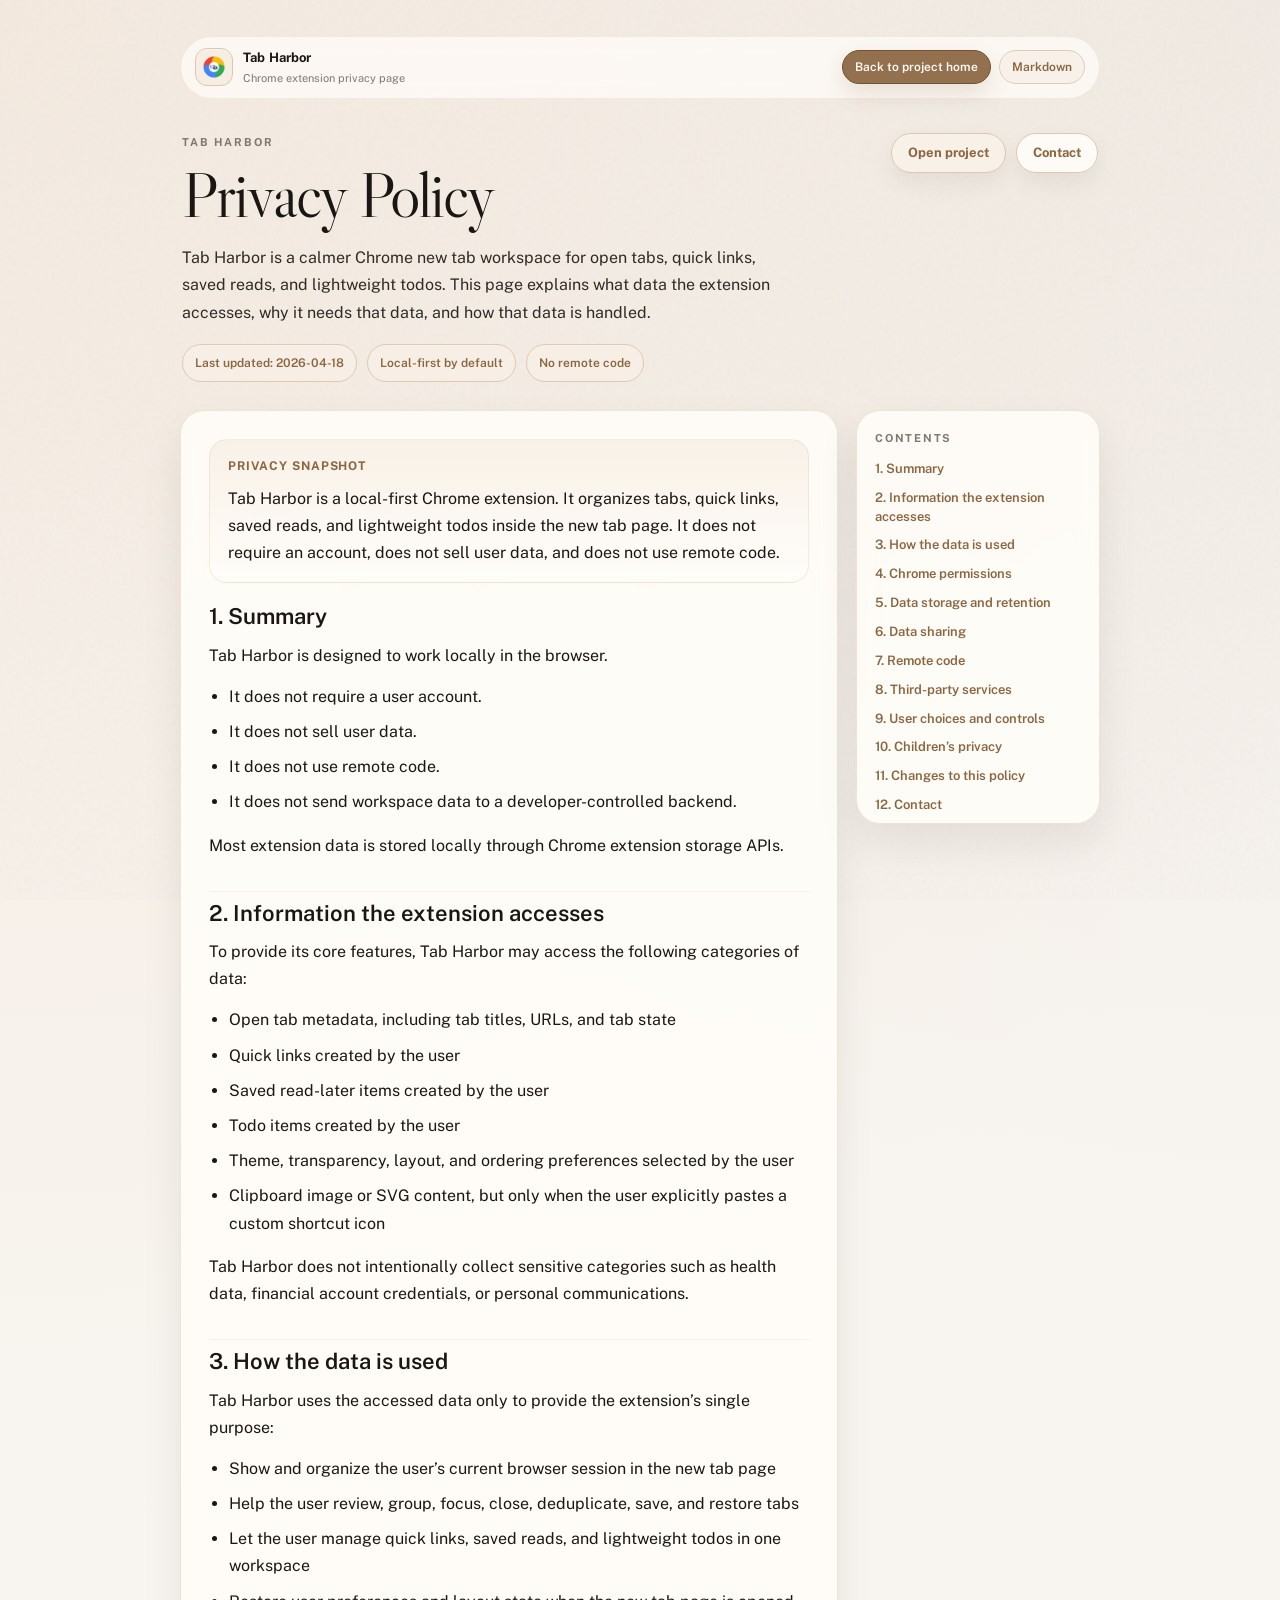
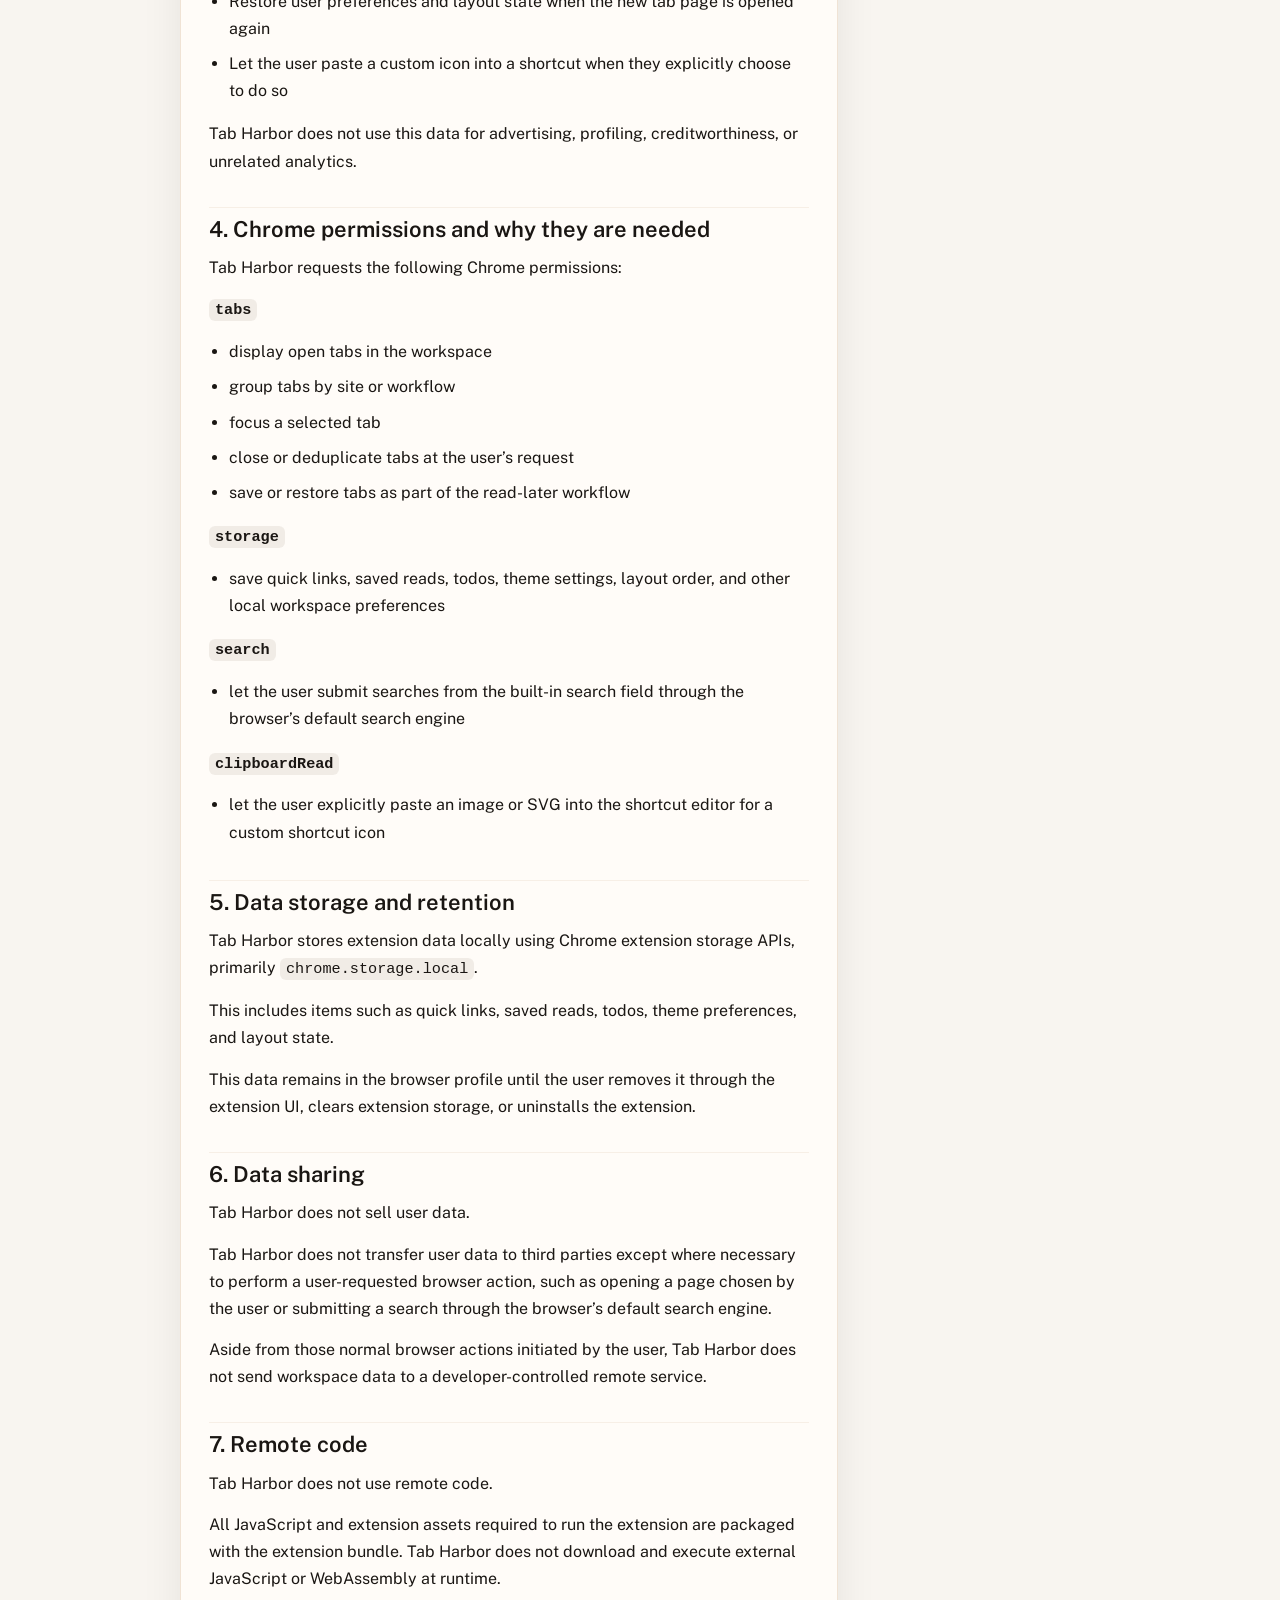
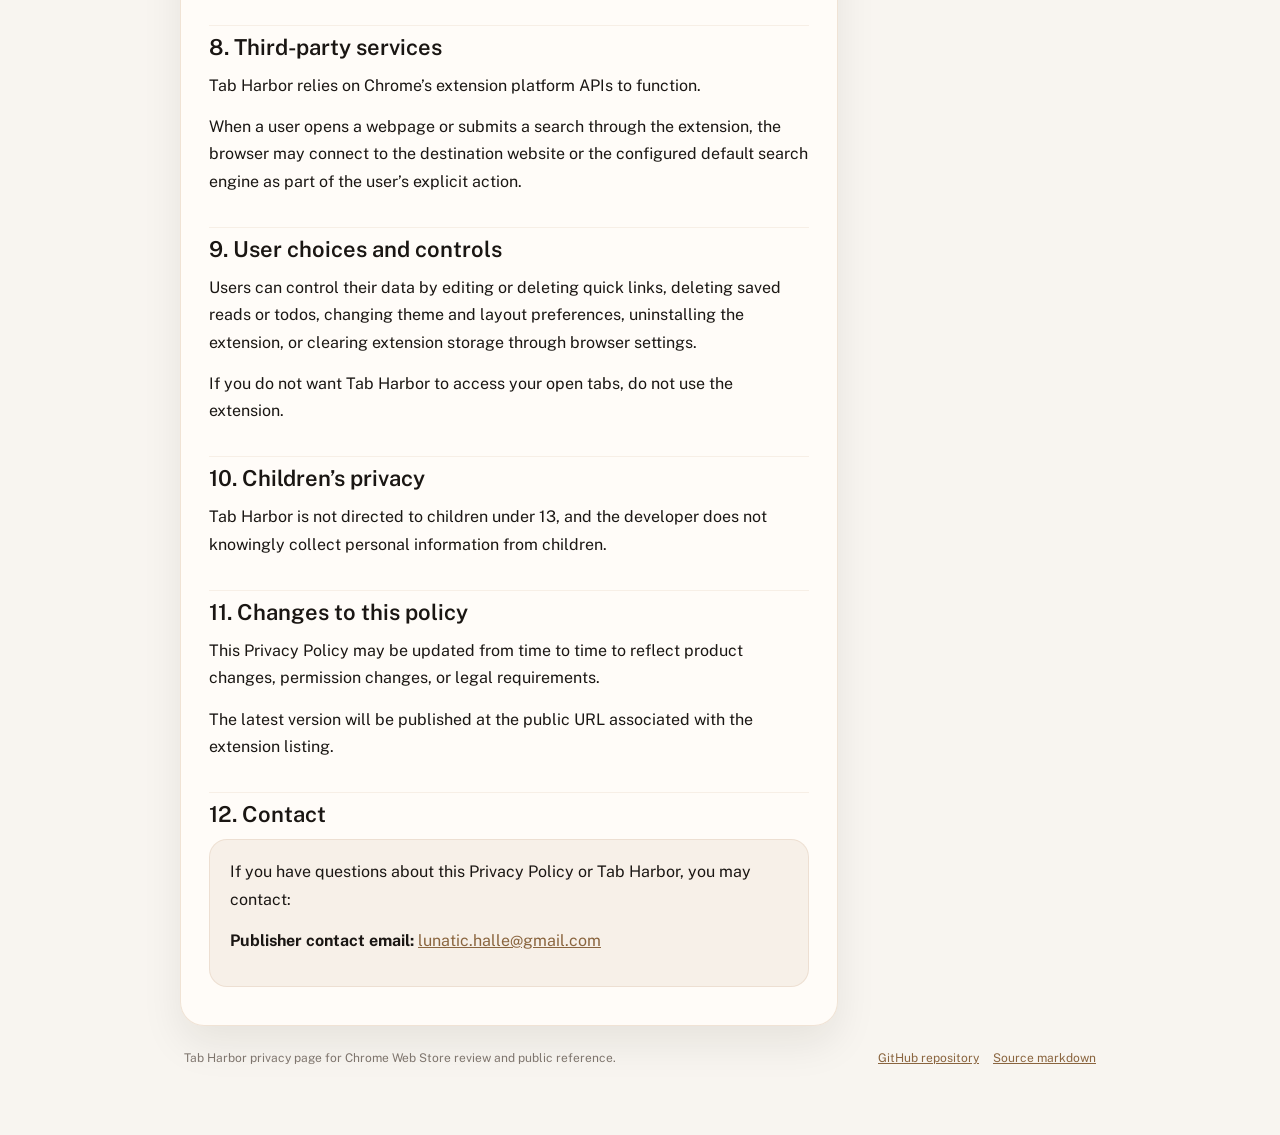
<file: privacy.html>
<!DOCTYPE html>
<html lang="en">
<head>
  <meta charset="UTF-8">
  <meta name="viewport" content="width=device-width, initial-scale=1.0">
  <title>Tab Harbor Privacy Policy</title>
  <meta name="description" content="Privacy Policy for Tab Harbor, a calmer Chrome new tab workspace for tabs, quick links, saved reads, and lightweight todos.">
  <link rel="preconnect" href="https://fonts.googleapis.com">
  <link rel="preconnect" href="https://fonts.gstatic.com" crossorigin>
  <link href="https://fonts.googleapis.com/css2?family=Libre+Caslon+Display&family=Public+Sans:wght@400;500;600;700&display=swap" rel="stylesheet">
  <style>
    :root {
      --ink: #1a1613;
      --paper: #f8f5f0;
      --card: #fffdf9;
      --warm-gray: #e8e2da;
      --muted: #80776f;
      --accent: #8a653f;
      --accent-soft: #f2e7db;
      --accent-border: #d4b396;
      --shadow: 0 18px 42px rgba(26, 22, 19, 0.08);
      --line: rgba(212, 179, 150, 0.24);
    }

    * {
      box-sizing: border-box;
    }

    body {
      margin: 0;
      font-family: "Public Sans", sans-serif;
      color: var(--ink);
      background:
        radial-gradient(circle at top left, rgba(242, 231, 219, 0.8), transparent 34%),
        radial-gradient(circle at top right, rgba(232, 226, 218, 0.55), transparent 28%),
        var(--paper);
      line-height: 1.7;
    }

    body::before {
      content: "";
      position: fixed;
      inset: 0;
      pointer-events: none;
      opacity: 0.04;
      background-image: url("data:image/svg+xml,%3Csvg viewBox='0 0 256 256' xmlns='http://www.w3.org/2000/svg'%3E%3Cfilter id='noise'%3E%3CfeTurbulence type='fractalNoise' baseFrequency='0.85' numOctaves='4' stitchTiles='stitch'/%3E%3C/filter%3E%3Crect width='100%25' height='100%25' filter='url(%23noise)'/%3E%3C/svg%3E");
    }

    .page {
      width: min(920px, calc(100vw - 32px));
      margin: 0 auto;
      padding: 36px 0 72px;
      position: relative;
      z-index: 1;
    }

    .topbar {
      display: flex;
      align-items: center;
      justify-content: space-between;
      gap: 16px;
      margin-bottom: 28px;
      padding: 10px 14px;
      border: 1px solid var(--line);
      border-radius: 999px;
      background: rgba(255, 253, 249, 0.72);
      backdrop-filter: blur(10px);
    }

    .brandmark {
      display: inline-flex;
      align-items: center;
      gap: 10px;
      min-width: 0;
      color: var(--ink);
      text-decoration: none;
    }

    .brandmark-badge {
      width: 38px;
      height: 38px;
      border-radius: 12px;
      background: color-mix(in srgb, var(--accent-soft) 72%, var(--card) 28%);
      border: 1px solid color-mix(in srgb, var(--accent-border) 74%, var(--card) 26%);
      display: inline-flex;
      align-items: center;
      justify-content: center;
      box-shadow: inset 0 1px 0 rgba(255, 255, 255, 0.5);
      flex-shrink: 0;
      overflow: hidden;
    }

    .brandmark-badge img {
      width: 24px;
      height: 24px;
      display: block;
    }

    .brandmark-text {
      display: flex;
      flex-direction: column;
      min-width: 0;
    }

    .brandmark-title {
      font-size: 13px;
      font-weight: 700;
      letter-spacing: 0.01em;
    }

    .brandmark-meta {
      font-size: 11px;
      color: var(--muted);
    }

    .topbar-links {
      display: flex;
      flex-wrap: wrap;
      gap: 8px;
      justify-content: flex-end;
    }

    .topbar-link {
      display: inline-flex;
      align-items: center;
      justify-content: center;
      min-height: 34px;
      padding: 0 12px;
      border-radius: 999px;
      border: 1px solid color-mix(in srgb, var(--accent-border) 68%, var(--card) 32%);
      background: color-mix(in srgb, var(--accent-soft) 54%, var(--card) 46%);
      color: var(--accent);
      text-decoration: none;
      font-size: 12px;
      font-weight: 600;
    }

    .topbar-link.is-primary {
      background: color-mix(in srgb, var(--accent) 92%, var(--card) 8%);
      border-color: color-mix(in srgb, var(--accent) 78%, var(--ink) 22%);
      color: #fffaf5;
      box-shadow: 0 10px 22px color-mix(in srgb, var(--accent) 16%, transparent);
    }

    .topbar-link.is-primary:hover,
    .topbar-link.is-primary:focus-visible {
      background: color-mix(in srgb, var(--accent) 84%, var(--ink) 16%);
      text-decoration: none;
    }

    .hero {
      padding: 6px 2px 28px;
      display: grid;
      grid-template-columns: minmax(0, 1fr) auto;
      gap: 18px;
      align-items: end;
    }

    .eyebrow {
      margin: 0 0 14px;
      font-size: 11px;
      letter-spacing: 0.18em;
      text-transform: uppercase;
      color: var(--muted);
      font-weight: 700;
    }

    h1 {
      margin: 0;
      font-family: "Libre Caslon Display", serif;
      font-size: clamp(42px, 7vw, 64px);
      line-height: 0.95;
      font-weight: 400;
      letter-spacing: -0.03em;
    }

    .subtitle {
      margin: 18px 0 0;
      max-width: 60ch;
      font-size: 16px;
      color: color-mix(in srgb, var(--ink) 78%, var(--muted) 22%);
    }

    .hero-actions {
      display: flex;
      flex-wrap: wrap;
      justify-content: flex-end;
      gap: 10px;
      align-self: start;
    }

    .hero-button {
      display: inline-flex;
      align-items: center;
      justify-content: center;
      min-height: 40px;
      padding: 0 16px;
      border-radius: 999px;
      border: 1px solid color-mix(in srgb, var(--accent-border) 74%, var(--card) 26%);
      background: rgba(255, 253, 249, 0.88);
      color: var(--accent);
      font-size: 13px;
      font-weight: 700;
      text-decoration: none;
      box-shadow: 0 10px 24px rgba(26, 22, 19, 0.06);
    }

    .hero-button.is-primary {
      background: color-mix(in srgb, var(--accent-soft) 56%, var(--card) 44%);
    }

    .hero-button:hover,
    .hero-button:focus-visible {
      text-decoration: none;
      background: color-mix(in srgb, var(--accent-soft) 68%, var(--card) 32%);
      transform: translateY(-1px);
    }

    .meta {
      display: flex;
      flex-wrap: wrap;
      gap: 10px;
      margin-top: 18px;
    }

    .meta-chip {
      padding: 8px 12px;
      border-radius: 999px;
      border: 1px solid color-mix(in srgb, var(--accent-border) 72%, var(--card) 28%);
      background: color-mix(in srgb, var(--accent-soft) 62%, var(--card) 38%);
      color: var(--accent);
      font-size: 12px;
      font-weight: 600;
    }

    .layout {
      display: grid;
      grid-template-columns: minmax(0, 1fr) 244px;
      gap: 18px;
      align-items: start;
    }

    .card {
      background: rgba(255, 253, 249, 0.9);
      border: 1px solid rgba(212, 179, 150, 0.35);
      border-radius: 24px;
      box-shadow: var(--shadow);
      padding: 28px 28px 12px;
      backdrop-filter: blur(10px);
    }

    .toc-card {
      position: sticky;
      top: 18px;
      padding: 18px 18px 8px;
    }

    .toc-title {
      margin: 0 0 12px;
      font-size: 11px;
      letter-spacing: 0.16em;
      text-transform: uppercase;
      color: var(--muted);
      font-weight: 700;
    }

    .toc {
      display: grid;
      gap: 10px;
    }

    .toc a {
      color: var(--accent);
      text-decoration: none;
      font-size: 13px;
      font-weight: 600;
      line-height: 1.45;
    }

    .toc a:hover,
    .toc a:focus-visible {
      text-decoration: underline;
      text-underline-offset: 3px;
    }

    section {
      padding-bottom: 18px;
      margin-bottom: 8px;
      border-bottom: 1px solid rgba(212, 179, 150, 0.18);
    }

    section:last-of-type {
      border-bottom: none;
    }

    h2 {
      margin: 0 0 12px;
      font-size: 22px;
      line-height: 1.2;
      font-weight: 600;
      color: var(--ink);
    }

    .legal-note {
      margin: 0 0 20px;
      padding: 16px 18px;
      border-radius: 18px;
      border: 1px solid rgba(212, 179, 150, 0.24);
      background: linear-gradient(180deg, rgba(242, 231, 219, 0.54), rgba(255, 253, 249, 0.78));
    }

    .legal-note-title {
      margin: 0 0 8px;
      font-size: 12px;
      font-weight: 700;
      letter-spacing: 0.08em;
      text-transform: uppercase;
      color: var(--accent);
    }

    .legal-note p:last-child {
      margin-bottom: 0;
    }

    p {
      margin: 0 0 14px;
    }

    ul {
      margin: 0 0 16px;
      padding-left: 20px;
    }

    li {
      margin-bottom: 8px;
    }

    code {
      font-family: ui-monospace, SFMono-Regular, Menlo, monospace;
      font-size: 0.95em;
      background: rgba(232, 226, 218, 0.6);
      padding: 2px 6px;
      border-radius: 6px;
    }

    .contact {
      margin-top: 10px;
      padding: 18px 20px;
      border-radius: 18px;
      background: color-mix(in srgb, var(--accent-soft) 58%, var(--card) 42%);
      border: 1px solid rgba(212, 179, 150, 0.28);
    }

    .footer {
      display: flex;
      flex-wrap: wrap;
      align-items: center;
      justify-content: space-between;
      gap: 12px 18px;
      margin-top: 22px;
      padding: 0 4px;
      color: var(--muted);
      font-size: 12px;
    }

    .footer-links {
      display: flex;
      flex-wrap: wrap;
      gap: 10px 14px;
    }

    a {
      color: var(--accent);
    }

    a:hover,
    a:focus-visible {
      text-underline-offset: 3px;
    }

    @media (max-width: 900px) {
      .hero {
        grid-template-columns: 1fr;
      }

      .hero-actions {
        justify-content: flex-start;
      }

      .layout {
        grid-template-columns: 1fr;
      }

      .toc-card {
        position: static;
        order: -1;
      }

      .toc {
        grid-template-columns: repeat(auto-fit, minmax(220px, 1fr));
        gap: 10px 16px;
      }
    }

    @media (max-width: 720px) {
      .page {
        width: min(100vw - 24px, 920px);
        padding: 22px 0 42px;
      }

      .card {
        padding: 22px 20px 8px;
        border-radius: 20px;
      }

      .subtitle {
        font-size: 15px;
      }

      .topbar {
        border-radius: 18px;
        padding: 12px;
        align-items: flex-start;
        flex-direction: column;
      }

      .topbar-links {
        justify-content: flex-start;
      }
    }
  </style>
</head>
<body>
  <main class="page">
    <div class="topbar">
      <a class="brandmark" href="https://github.com/V-IOLE-T/tab-harbor" target="_blank" rel="noreferrer">
        <span class="brandmark-badge" aria-hidden="true">
          <img src="extension/icons/icon128.png" alt="">
        </span>
        <span class="brandmark-text">
          <span class="brandmark-title">Tab Harbor</span>
          <span class="brandmark-meta">Chrome extension privacy page</span>
        </span>
      </a>
      <div class="topbar-links">
        <a class="topbar-link is-primary" href="https://github.com/V-IOLE-T/tab-harbor" target="_blank" rel="noreferrer">Back to project home</a>
        <a class="topbar-link" href="https://github.com/V-IOLE-T/tab-harbor/blob/main/PRIVACY.md" target="_blank" rel="noreferrer">Markdown</a>
      </div>
    </div>

    <header class="hero">
      <div>
        <p class="eyebrow">Tab Harbor</p>
        <h1>Privacy Policy</h1>
        <p class="subtitle">
          Tab Harbor is a calmer Chrome new tab workspace for open tabs, quick links, saved reads, and lightweight todos.
          This page explains what data the extension accesses, why it needs that data, and how that data is handled.
        </p>
        <div class="meta">
          <span class="meta-chip">Last updated: 2026-04-18</span>
          <span class="meta-chip">Local-first by default</span>
          <span class="meta-chip">No remote code</span>
        </div>
      </div>
      <div class="hero-actions">
        <a class="hero-button is-primary" href="https://github.com/V-IOLE-T/tab-harbor" target="_blank" rel="noreferrer">Open project</a>
        <a class="hero-button" href="#contact">Contact</a>
      </div>
    </header>

    <div class="layout">
      <article class="card">
        <div class="legal-note">
          <p class="legal-note-title">Privacy Snapshot</p>
          <p>Tab Harbor is a local-first Chrome extension. It organizes tabs, quick links, saved reads, and lightweight todos inside the new tab page. It does not require an account, does not sell user data, and does not use remote code.</p>
        </div>

        <section id="summary">
          <h2>1. Summary</h2>
          <p>Tab Harbor is designed to work locally in the browser.</p>
          <ul>
            <li>It does not require a user account.</li>
            <li>It does not sell user data.</li>
            <li>It does not use remote code.</li>
            <li>It does not send workspace data to a developer-controlled backend.</li>
          </ul>
          <p>Most extension data is stored locally through Chrome extension storage APIs.</p>
        </section>

        <section id="data-accessed">
          <h2>2. Information the extension accesses</h2>
          <p>To provide its core features, Tab Harbor may access the following categories of data:</p>
          <ul>
            <li>Open tab metadata, including tab titles, URLs, and tab state</li>
            <li>Quick links created by the user</li>
            <li>Saved read-later items created by the user</li>
            <li>Todo items created by the user</li>
            <li>Theme, transparency, layout, and ordering preferences selected by the user</li>
            <li>Clipboard image or SVG content, but only when the user explicitly pastes a custom shortcut icon</li>
          </ul>
          <p>Tab Harbor does not intentionally collect sensitive categories such as health data, financial account credentials, or personal communications.</p>
        </section>

        <section id="data-use">
          <h2>3. How the data is used</h2>
          <p>Tab Harbor uses the accessed data only to provide the extension’s single purpose:</p>
          <ul>
            <li>Show and organize the user’s current browser session in the new tab page</li>
            <li>Help the user review, group, focus, close, deduplicate, save, and restore tabs</li>
            <li>Let the user manage quick links, saved reads, and lightweight todos in one workspace</li>
            <li>Restore user preferences and layout state when the new tab page is opened again</li>
            <li>Let the user paste a custom icon into a shortcut when they explicitly choose to do so</li>
          </ul>
          <p>Tab Harbor does not use this data for advertising, profiling, creditworthiness, or unrelated analytics.</p>
        </section>

        <section id="permissions">
          <h2>4. Chrome permissions and why they are needed</h2>
          <p>Tab Harbor requests the following Chrome permissions:</p>
          <p><strong><code>tabs</code></strong></p>
          <ul>
            <li>display open tabs in the workspace</li>
            <li>group tabs by site or workflow</li>
            <li>focus a selected tab</li>
            <li>close or deduplicate tabs at the user’s request</li>
            <li>save or restore tabs as part of the read-later workflow</li>
          </ul>
          <p><strong><code>storage</code></strong></p>
          <ul>
            <li>save quick links, saved reads, todos, theme settings, layout order, and other local workspace preferences</li>
          </ul>
          <p><strong><code>search</code></strong></p>
          <ul>
            <li>let the user submit searches from the built-in search field through the browser’s default search engine</li>
          </ul>
          <p><strong><code>clipboardRead</code></strong></p>
          <ul>
            <li>let the user explicitly paste an image or SVG into the shortcut editor for a custom shortcut icon</li>
          </ul>
        </section>

        <section id="storage">
          <h2>5. Data storage and retention</h2>
          <p>Tab Harbor stores extension data locally using Chrome extension storage APIs, primarily <code>chrome.storage.local</code>.</p>
          <p>This includes items such as quick links, saved reads, todos, theme preferences, and layout state.</p>
          <p>This data remains in the browser profile until the user removes it through the extension UI, clears extension storage, or uninstalls the extension.</p>
        </section>

        <section id="sharing">
          <h2>6. Data sharing</h2>
          <p>Tab Harbor does not sell user data.</p>
          <p>Tab Harbor does not transfer user data to third parties except where necessary to perform a user-requested browser action, such as opening a page chosen by the user or submitting a search through the browser’s default search engine.</p>
          <p>Aside from those normal browser actions initiated by the user, Tab Harbor does not send workspace data to a developer-controlled remote service.</p>
        </section>

        <section id="remote-code">
          <h2>7. Remote code</h2>
          <p>Tab Harbor does not use remote code.</p>
          <p>All JavaScript and extension assets required to run the extension are packaged with the extension bundle. Tab Harbor does not download and execute external JavaScript or WebAssembly at runtime.</p>
        </section>

        <section id="third-party">
          <h2>8. Third-party services</h2>
          <p>Tab Harbor relies on Chrome’s extension platform APIs to function.</p>
          <p>When a user opens a webpage or submits a search through the extension, the browser may connect to the destination website or the configured default search engine as part of the user’s explicit action.</p>
        </section>

        <section id="choices">
          <h2>9. User choices and controls</h2>
          <p>Users can control their data by editing or deleting quick links, deleting saved reads or todos, changing theme and layout preferences, uninstalling the extension, or clearing extension storage through browser settings.</p>
          <p>If you do not want Tab Harbor to access your open tabs, do not use the extension.</p>
        </section>

        <section id="children">
          <h2>10. Children’s privacy</h2>
          <p>Tab Harbor is not directed to children under 13, and the developer does not knowingly collect personal information from children.</p>
        </section>

        <section id="changes">
          <h2>11. Changes to this policy</h2>
          <p>This Privacy Policy may be updated from time to time to reflect product changes, permission changes, or legal requirements.</p>
          <p>The latest version will be published at the public URL associated with the extension listing.</p>
        </section>

        <section id="contact">
          <h2>12. Contact</h2>
          <div class="contact">
            <p>If you have questions about this Privacy Policy or Tab Harbor, you may contact:</p>
            <p><strong>Publisher contact email:</strong> <a href="mailto:lunatic.halle@gmail.com">lunatic.halle@gmail.com</a></p>
          </div>
        </section>
      </article>

      <aside class="card toc-card">
        <p class="toc-title">Contents</p>
        <nav class="toc" aria-label="Table of contents">
          <a href="#summary">1. Summary</a>
          <a href="#data-accessed">2. Information the extension accesses</a>
          <a href="#data-use">3. How the data is used</a>
          <a href="#permissions">4. Chrome permissions</a>
          <a href="#storage">5. Data storage and retention</a>
          <a href="#sharing">6. Data sharing</a>
          <a href="#remote-code">7. Remote code</a>
          <a href="#third-party">8. Third-party services</a>
          <a href="#choices">9. User choices and controls</a>
          <a href="#children">10. Children’s privacy</a>
          <a href="#changes">11. Changes to this policy</a>
          <a href="#contact">12. Contact</a>
        </nav>
      </aside>
    </div>

    <footer class="footer">
      <span>Tab Harbor privacy page for Chrome Web Store review and public reference.</span>
      <div class="footer-links">
        <a href="https://github.com/V-IOLE-T/tab-harbor" target="_blank" rel="noreferrer">GitHub repository</a>
        <a href="https://github.com/V-IOLE-T/tab-harbor/blob/main/PRIVACY.md" target="_blank" rel="noreferrer">Source markdown</a>
      </div>
    </footer>
  </main>
</body>
</html>
</file>
